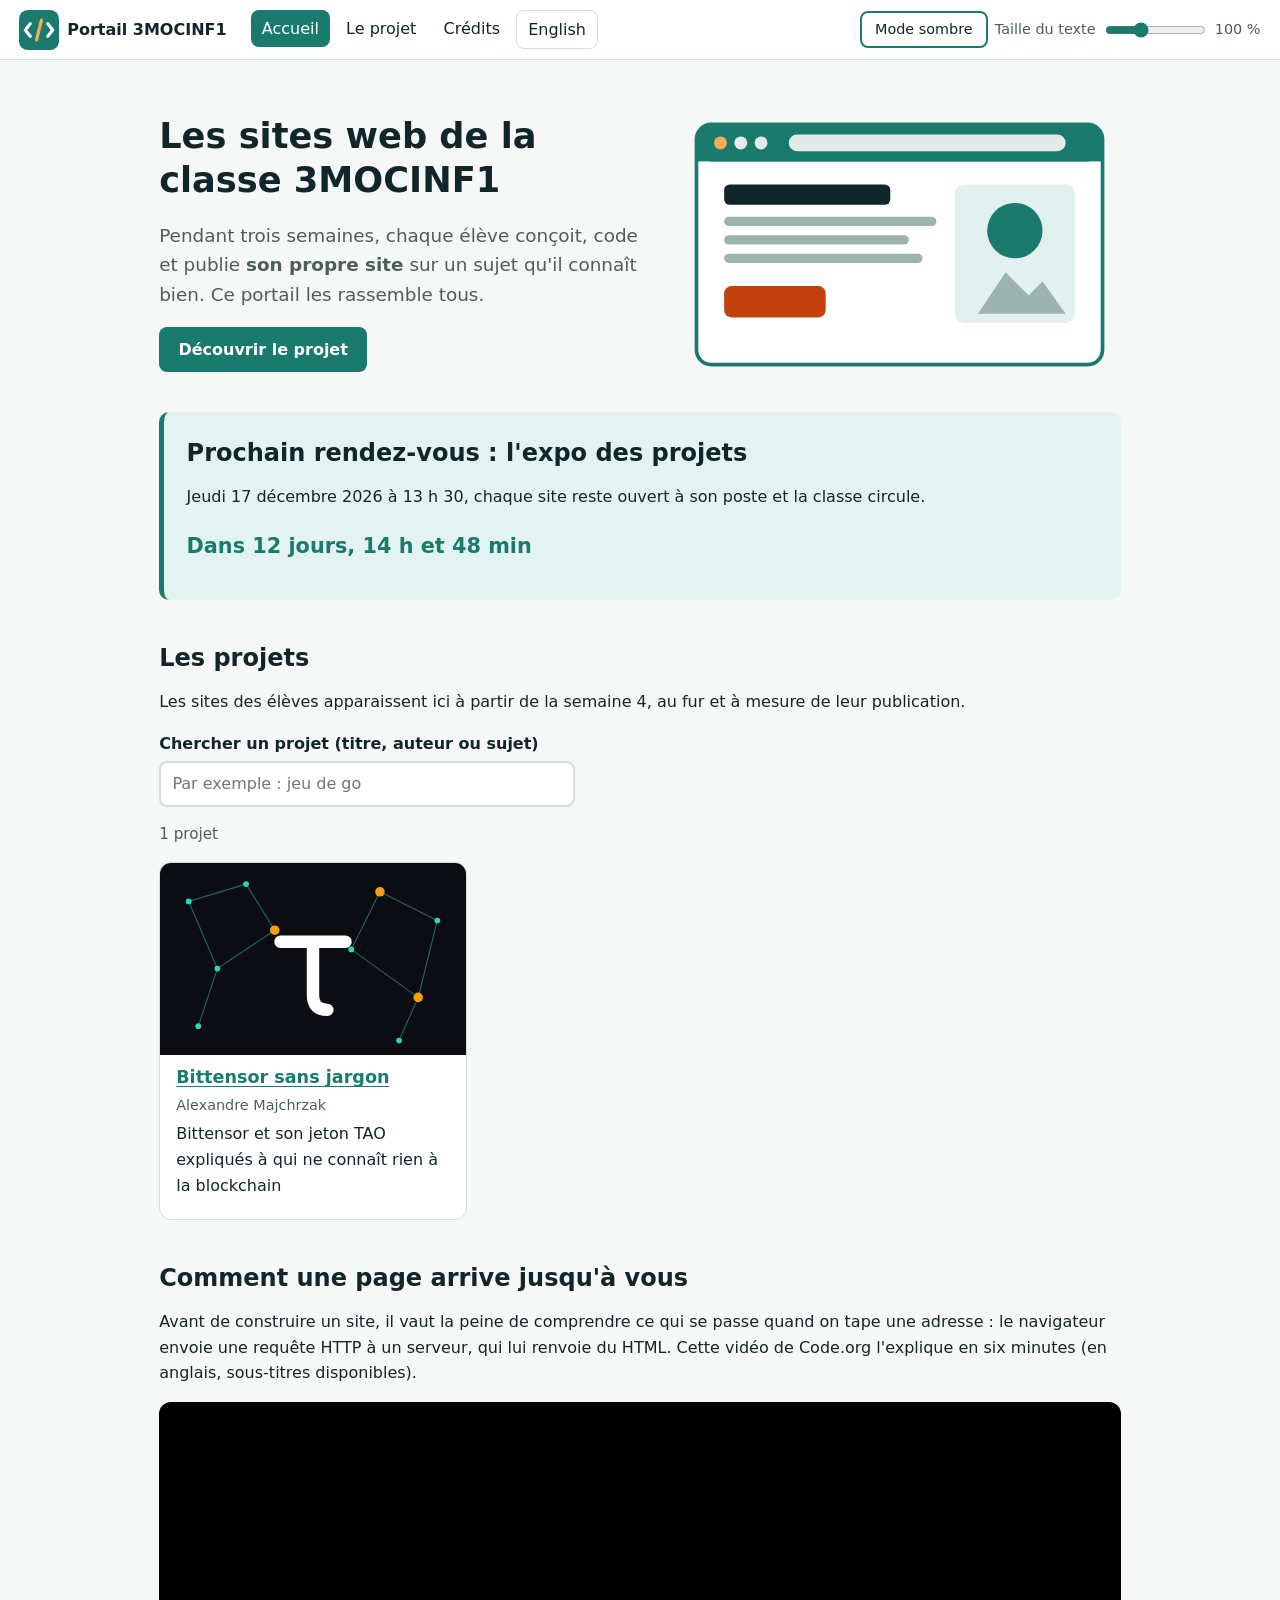
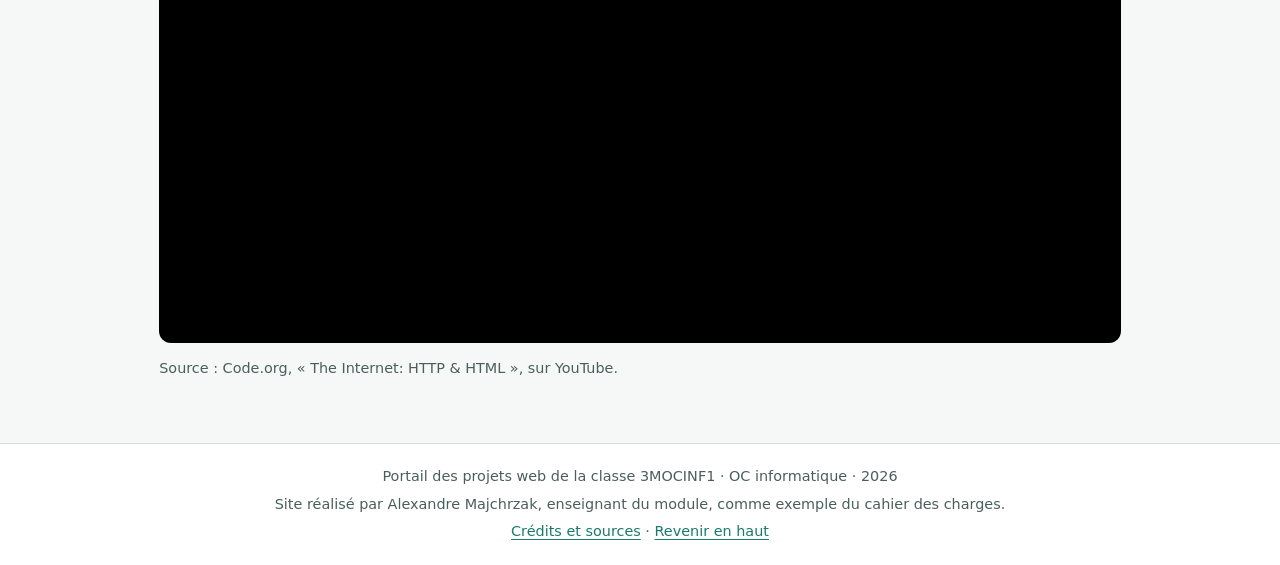
<file: index.html>
<!DOCTYPE html>
<html lang="fr">
<head>
  <meta charset="utf-8">
  <meta name="viewport" content="width=device-width, initial-scale=1">
  <title>Accueil · Portail 3MOCINF1</title>
  <meta name="description" content="Les sites web réalisés par les élèves de la classe 3MOCINF1, publiés sur GitHub Pages.">
  <link rel="icon" href="img/logo.svg" type="image/svg+xml">
  <link rel="stylesheet" href="style.css">
  <script src="script.js" defer></script>
</head>
<body id="haut">
  <a class="saut" href="#contenu">Aller au contenu</a>

  <header class="entete">
    <div class="entete-ligne">
      <a class="marque" href="index.html">
        <img src="img/logo.svg" alt="" width="40" height="40">
        <span>Portail 3MOCINF1</span>
      </a>
      <button class="menu-bouton" aria-expanded="false" aria-controls="menu">Menu</button>
    </div>
    <nav id="menu" class="menu" aria-label="Navigation principale">
      <ul>
        <li><a href="index.html" aria-current="page">Accueil</a></li>
        <li><a href="projet.html">Le projet</a></li>
        <li><a href="credits.html">Crédits</a></li>
        <li><a href="index-en.html" lang="en" hreflang="en" class="lien-langue">English</a></li>
      </ul>
    </nav>
    <div class="reglages" role="group" aria-label="Réglages d'affichage">
      <button id="bouton-theme" class="bouton-theme" aria-pressed="false">Mode sombre</button>
      <label for="curseur-taille">Taille du texte</label>
      <input type="range" id="curseur-taille" min="80" max="140" step="10" value="100">
      <span id="valeur-taille">100 %</span>
    </div>
  </header>

  <main id="contenu">
    <section class="hero">
      <div>
        <h1>Les sites web de la classe 3MOCINF1</h1>
        <p class="chapeau">Pendant trois semaines, chaque élève conçoit, code et publie <strong>son propre site</strong> sur un sujet qu'il connaît bien. Ce portail les rassemble tous.</p>
        <p><a class="bouton-lien" href="projet.html">Découvrir le projet</a></p>
      </div>
      <img src="img/accueil.svg" alt="Dessin d'une fenêtre de navigateur qui affiche une page web : un titre, des lignes de texte, un bouton orange et une image" width="480" height="300">
    </section>

    <section class="encart" aria-labelledby="titre-expo">
      <h2 id="titre-expo">Prochain rendez-vous : l'expo des projets</h2>
      <p>Jeudi 17 décembre 2026 à 13 h 30, chaque site reste ouvert à son poste et la classe circule.</p>
      <p class="compte" id="compte">Rendez-vous le jeudi 17 décembre 2026.</p>
    </section>

    <section aria-labelledby="titre-projets">
      <h2 id="titre-projets">Les projets</h2>
      <p>Les sites des élèves apparaissent ici à partir de la semaine 4, au fur et à mesure de leur publication.</p>
      <div class="recherche">
        <label for="filtre">Chercher un projet (titre, auteur ou sujet)</label>
        <input type="search" id="filtre" placeholder="Par exemple : jeu de go">
      </div>
      <p id="nombre-projets" class="nombre" aria-live="polite"></p>
      <ul id="projets" class="cartes"></ul>
      <noscript><p>Activez JavaScript pour afficher la liste des projets.</p></noscript>
    </section>

    <section aria-labelledby="titre-video">
      <h2 id="titre-video">Comment une page arrive jusqu'à vous</h2>
      <p>Avant de construire un site, il vaut la peine de comprendre ce qui se passe quand on tape une adresse : le navigateur envoie une requête HTTP à un serveur, qui lui renvoie du HTML. Cette vidéo de Code.org l'explique en six minutes (en anglais, sous-titres disponibles).</p>
      <div class="video">
        <iframe src="https://www.youtube-nocookie.com/embed/kBXQZMmiA4s" title="Vidéo de Code.org : The Internet, HTTP and HTML" loading="lazy" allow="encrypted-media; picture-in-picture" allowfullscreen></iframe>
      </div>
      <p class="source">Source : Code.org, « The Internet: HTTP &amp; HTML », sur YouTube.</p>
    </section>
  </main>

  <footer class="pied">
    <p>Portail des projets web de la classe 3MOCINF1 · OC informatique · 2026</p>
    <p>Site réalisé par Alexandre Majchrzak, enseignant du module, comme exemple du cahier des charges.</p>
    <p><a href="credits.html">Crédits et sources</a> · <a href="#haut">Revenir en haut</a></p>
  </footer>
  <aside id="bandeau" class="bandeau" aria-labelledby="bandeau-titre" hidden>
    <p id="bandeau-titre"><strong>Ne ratez aucun projet !</strong> Recevez une alerte à chaque nouveau site publié.</p>
    <div class="bandeau-boutons">
      <button class="bandeau-oui">Oui, je veux réussir mon projet</button>
      <button class="bandeau-non">non merci, je préfère rater le mien</button>
    </div>
  </aside>
</body>
</html>
</file>
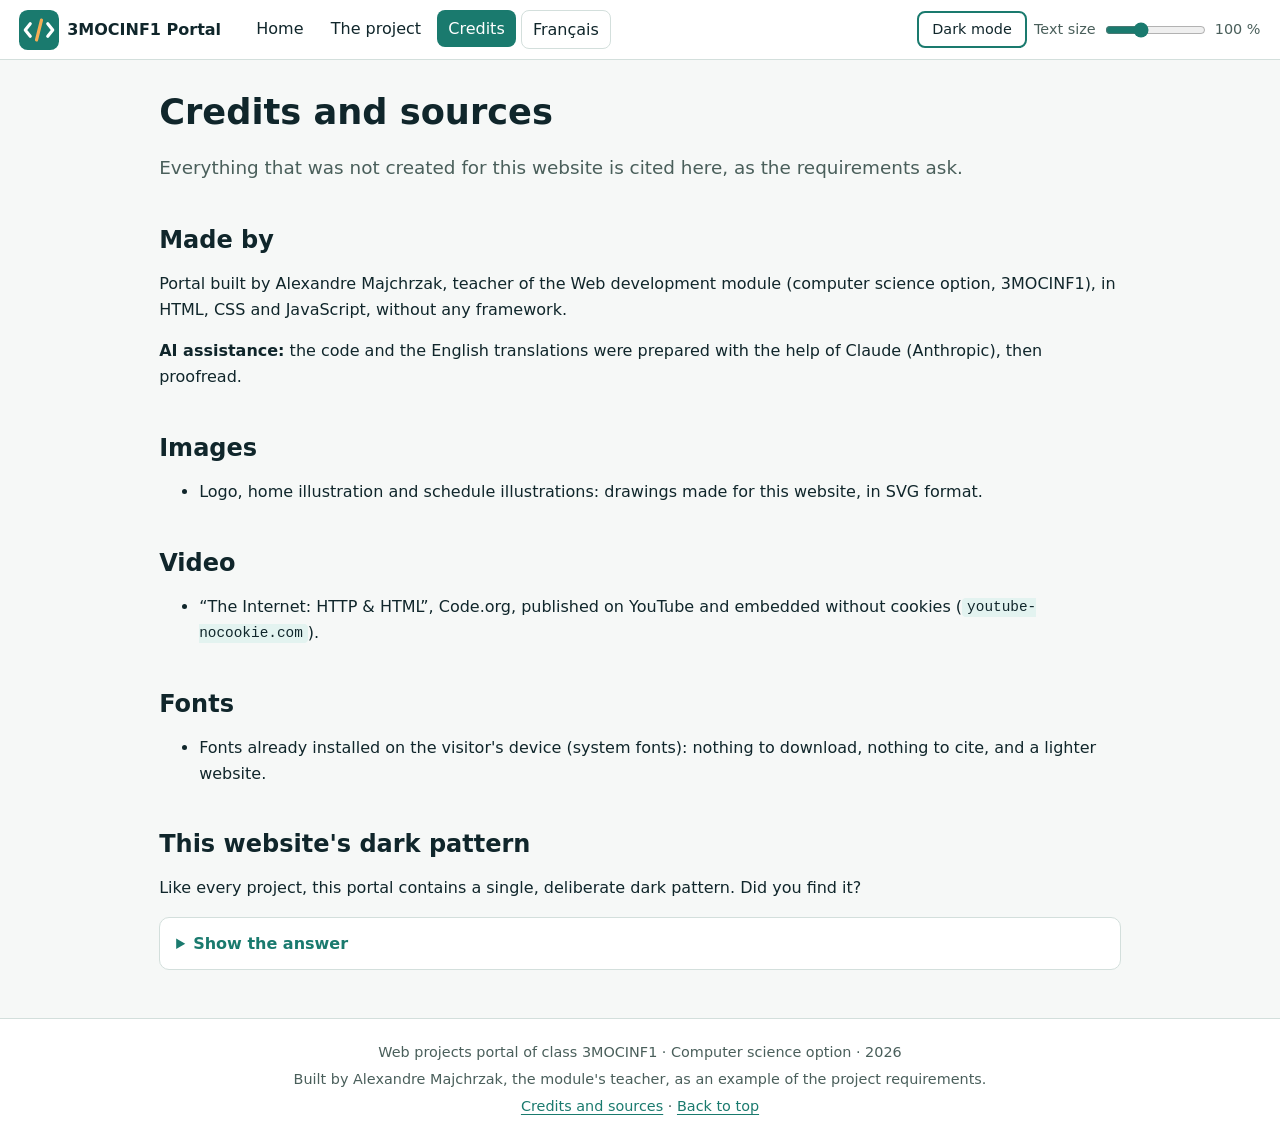
<file: credits-en.html>
<!DOCTYPE html>
<html lang="en">
<head>
  <meta charset="utf-8">
  <meta name="viewport" content="width=device-width, initial-scale=1">
  <title>Credits · 3MOCINF1 Portal</title>
  <meta name="description" content="The sources of the portal's images, video and fonts, and the declaration of AI assistance.">
  <link rel="icon" href="img/logo.svg" type="image/svg+xml">
  <link rel="stylesheet" href="style.css">
  <script src="script.js" defer></script>
</head>
<body id="haut">
  <a class="saut" href="#contenu">Skip to content</a>

  <header class="entete">
    <div class="entete-ligne">
      <a class="marque" href="index-en.html">
        <img src="img/logo.svg" alt="" width="40" height="40">
        <span>3MOCINF1 Portal</span>
      </a>
      <button class="menu-bouton" aria-expanded="false" aria-controls="menu">Menu</button>
    </div>
    <nav id="menu" class="menu" aria-label="Main navigation">
      <ul>
        <li><a href="index-en.html">Home</a></li>
        <li><a href="projet-en.html">The project</a></li>
        <li><a href="credits-en.html" aria-current="page">Credits</a></li>
        <li><a href="credits.html" lang="fr" hreflang="fr" class="lien-langue">Français</a></li>
      </ul>
    </nav>
    <div class="reglages" role="group" aria-label="Display settings">
      <button id="bouton-theme" class="bouton-theme" aria-pressed="false">Dark mode</button>
      <label for="curseur-taille">Text size</label>
      <input type="range" id="curseur-taille" min="80" max="140" step="10" value="100">
      <span id="valeur-taille">100 %</span>
    </div>
  </header>

  <main id="contenu">
    <h1>Credits and sources</h1>
    <p class="chapeau">Everything that was not created for this website is cited here, as the requirements ask.</p>

    <section aria-labelledby="titre-realisation">
      <h2 id="titre-realisation">Made by</h2>
      <p>Portal built by Alexandre Majchrzak, teacher of the Web development module (computer science option, 3MOCINF1), in HTML, CSS and JavaScript, without any framework.</p>
      <p><strong>AI assistance:</strong> the code and the English translations were prepared with the help of Claude (Anthropic), then proofread.</p>
    </section>

    <section aria-labelledby="titre-images">
      <h2 id="titre-images">Images</h2>
      <ul>
        <li>Logo, home illustration and schedule illustrations: drawings made for this website, in SVG format.</li>
      </ul>
    </section>

    <section aria-labelledby="titre-video-credits">
      <h2 id="titre-video-credits">Video</h2>
      <ul>
        <li>“The Internet: HTTP &amp; HTML”, Code.org, published on YouTube and embedded without cookies (<code>youtube-nocookie.com</code>).</li>
      </ul>
    </section>

    <section aria-labelledby="titre-polices">
      <h2 id="titre-polices">Fonts</h2>
      <ul>
        <li>Fonts already installed on the visitor's device (system fonts): nothing to download, nothing to cite, and a lighter website.</li>
      </ul>
    </section>

    <section aria-labelledby="titre-dark">
      <h2 id="titre-dark">This website's dark pattern</h2>
      <p>Like every project, this portal contains a single, deliberate dark pattern. Did you find it?</p>
      <details>
        <summary>Show the answer</summary>
        <p>The “Never miss a project!” banner on the home page uses <strong>confirmshaming</strong>: the button to decline makes the visitor feel guilty (“no thanks, I'd rather fail mine”) and it is deliberately less visible than the button to accept. On top of that, this portal sends no alerts at all: the banner is useless.</p>
      </details>
    </section>
  </main>

  <footer class="pied">
    <p>Web projects portal of class 3MOCINF1 · Computer science option · 2026</p>
    <p>Built by Alexandre Majchrzak, the module's teacher, as an example of the project requirements.</p>
    <p><a href="credits-en.html">Credits and sources</a> · <a href="#haut">Back to top</a></p>
  </footer>

</body>
</html>
</file>
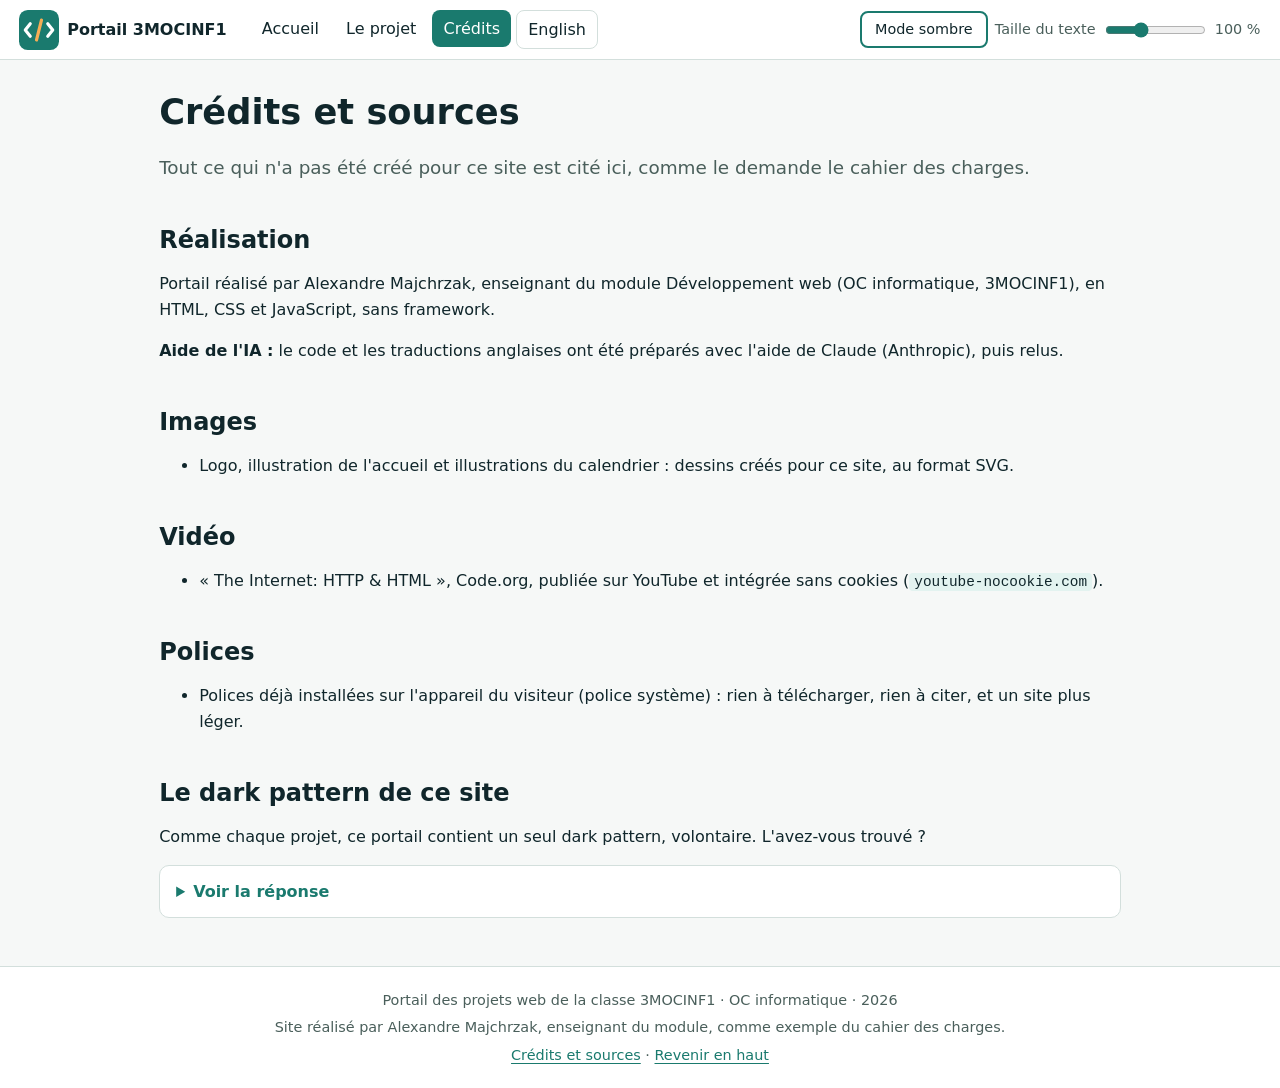
<file: credits.html>
<!DOCTYPE html>
<html lang="fr">
<head>
  <meta charset="utf-8">
  <meta name="viewport" content="width=device-width, initial-scale=1">
  <title>Crédits · Portail 3MOCINF1</title>
  <meta name="description" content="Les sources des images, de la vidéo et des polices du portail, et la déclaration de l'aide de l'IA.">
  <link rel="icon" href="img/logo.svg" type="image/svg+xml">
  <link rel="stylesheet" href="style.css">
  <script src="script.js" defer></script>
</head>
<body id="haut">
  <a class="saut" href="#contenu">Aller au contenu</a>

  <header class="entete">
    <div class="entete-ligne">
      <a class="marque" href="index.html">
        <img src="img/logo.svg" alt="" width="40" height="40">
        <span>Portail 3MOCINF1</span>
      </a>
      <button class="menu-bouton" aria-expanded="false" aria-controls="menu">Menu</button>
    </div>
    <nav id="menu" class="menu" aria-label="Navigation principale">
      <ul>
        <li><a href="index.html">Accueil</a></li>
        <li><a href="projet.html">Le projet</a></li>
        <li><a href="credits.html" aria-current="page">Crédits</a></li>
        <li><a href="credits-en.html" lang="en" hreflang="en" class="lien-langue">English</a></li>
      </ul>
    </nav>
    <div class="reglages" role="group" aria-label="Réglages d'affichage">
      <button id="bouton-theme" class="bouton-theme" aria-pressed="false">Mode sombre</button>
      <label for="curseur-taille">Taille du texte</label>
      <input type="range" id="curseur-taille" min="80" max="140" step="10" value="100">
      <span id="valeur-taille">100 %</span>
    </div>
  </header>

  <main id="contenu">
    <h1>Crédits et sources</h1>
    <p class="chapeau">Tout ce qui n'a pas été créé pour ce site est cité ici, comme le demande le cahier des charges.</p>

    <section aria-labelledby="titre-realisation">
      <h2 id="titre-realisation">Réalisation</h2>
      <p>Portail réalisé par Alexandre Majchrzak, enseignant du module Développement web (OC informatique, 3MOCINF1), en HTML, CSS et JavaScript, sans framework.</p>
      <p><strong>Aide de l'IA :</strong> le code et les traductions anglaises ont été préparés avec l'aide de Claude (Anthropic), puis relus.</p>
    </section>

    <section aria-labelledby="titre-images">
      <h2 id="titre-images">Images</h2>
      <ul>
        <li>Logo, illustration de l'accueil et illustrations du calendrier : dessins créés pour ce site, au format SVG.</li>
      </ul>
    </section>

    <section aria-labelledby="titre-video-credits">
      <h2 id="titre-video-credits">Vidéo</h2>
      <ul>
        <li>« The Internet: HTTP &amp; HTML », Code.org, publiée sur YouTube et intégrée sans cookies (<code>youtube-nocookie.com</code>).</li>
      </ul>
    </section>

    <section aria-labelledby="titre-polices">
      <h2 id="titre-polices">Polices</h2>
      <ul>
        <li>Polices déjà installées sur l'appareil du visiteur (police système) : rien à télécharger, rien à citer, et un site plus léger.</li>
      </ul>
    </section>

    <section aria-labelledby="titre-dark">
      <h2 id="titre-dark">Le dark pattern de ce site</h2>
      <p>Comme chaque projet, ce portail contient un seul dark pattern, volontaire. L'avez-vous trouvé ?</p>
      <details>
        <summary>Voir la réponse</summary>
        <p>Le bandeau « Ne ratez aucun projet ! » de la page d'accueil utilise le <strong>confirmshaming</strong> : le bouton pour refuser culpabilise le visiteur (« non merci, je préfère rater le mien ») et il est volontairement moins visible que le bouton pour accepter. En plus, ce portail n'envoie aucune alerte : le bandeau ne sert à rien.</p>
      </details>
    </section>
  </main>

  <footer class="pied">
    <p>Portail des projets web de la classe 3MOCINF1 · OC informatique · 2026</p>
    <p>Site réalisé par Alexandre Majchrzak, enseignant du module, comme exemple du cahier des charges.</p>
    <p><a href="credits.html">Crédits et sources</a> · <a href="#haut">Revenir en haut</a></p>
  </footer>

</body>
</html>
</file>
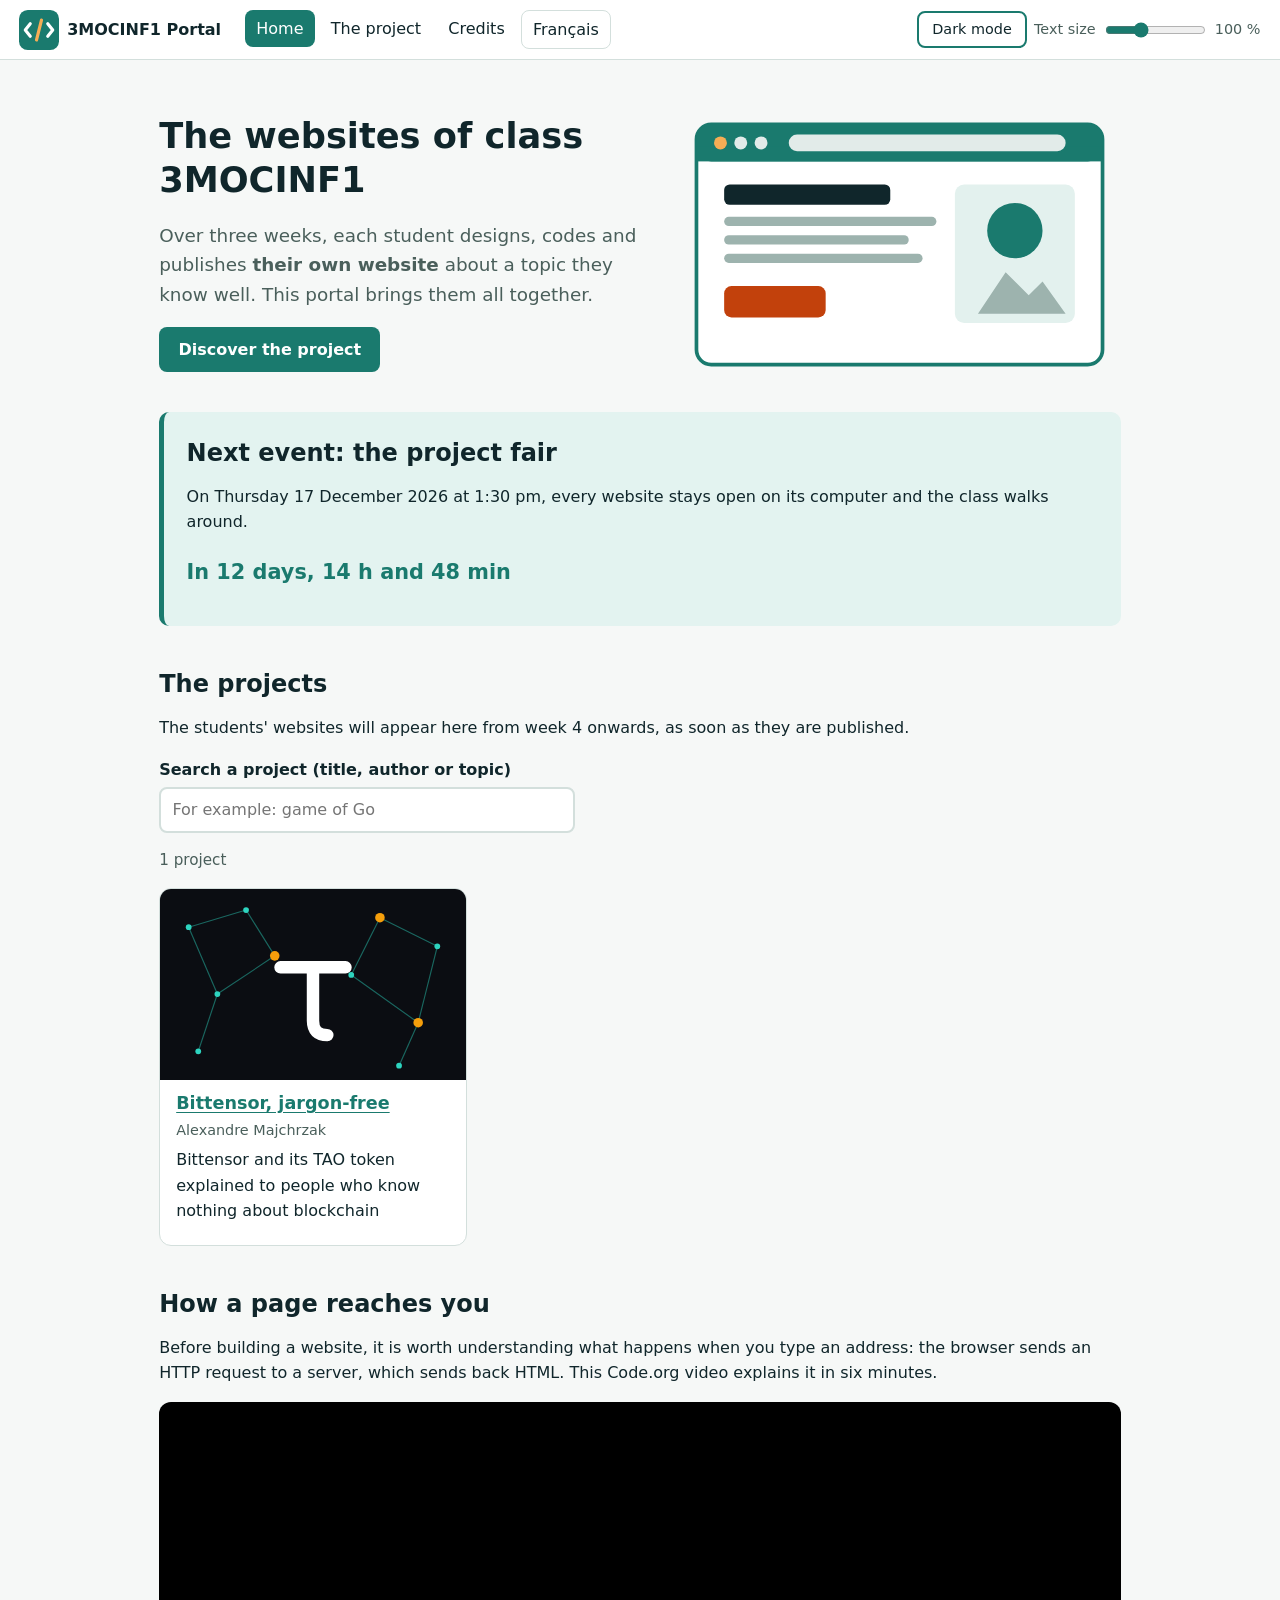
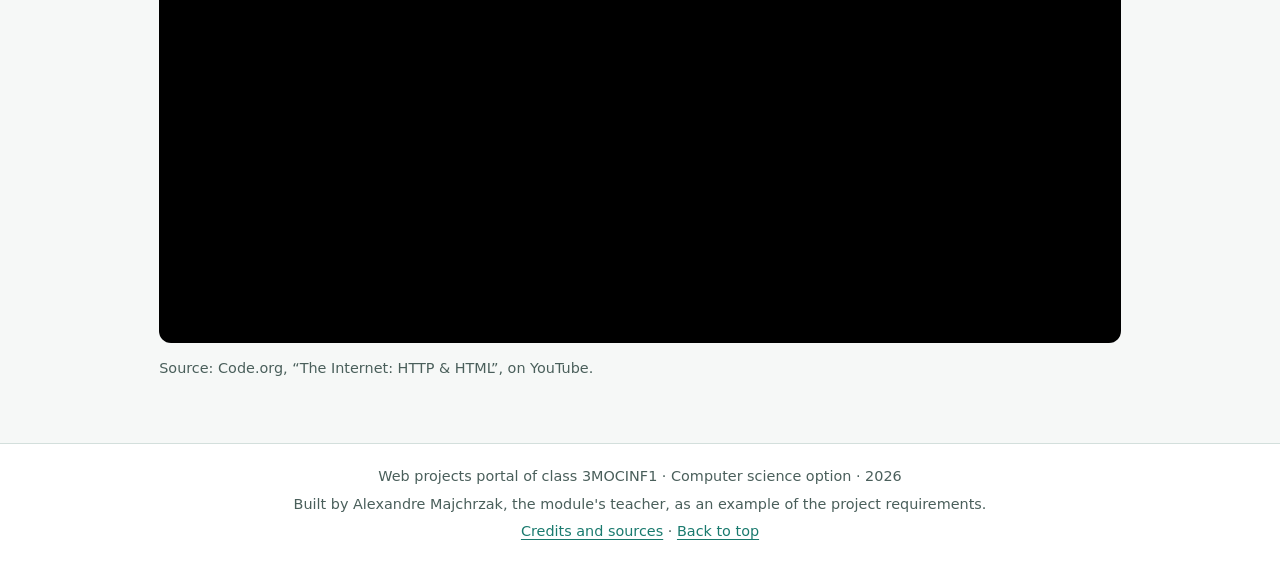
<file: index-en.html>
<!DOCTYPE html>
<html lang="en">
<head>
  <meta charset="utf-8">
  <meta name="viewport" content="width=device-width, initial-scale=1">
  <title>Home · 3MOCINF1 Portal</title>
  <meta name="description" content="The websites built by the students of class 3MOCINF1, published on GitHub Pages.">
  <link rel="icon" href="img/logo.svg" type="image/svg+xml">
  <link rel="stylesheet" href="style.css">
  <script src="script.js" defer></script>
</head>
<body id="haut">
  <a class="saut" href="#contenu">Skip to content</a>

  <header class="entete">
    <div class="entete-ligne">
      <a class="marque" href="index-en.html">
        <img src="img/logo.svg" alt="" width="40" height="40">
        <span>3MOCINF1 Portal</span>
      </a>
      <button class="menu-bouton" aria-expanded="false" aria-controls="menu">Menu</button>
    </div>
    <nav id="menu" class="menu" aria-label="Main navigation">
      <ul>
        <li><a href="index-en.html" aria-current="page">Home</a></li>
        <li><a href="projet-en.html">The project</a></li>
        <li><a href="credits-en.html">Credits</a></li>
        <li><a href="index.html" lang="fr" hreflang="fr" class="lien-langue">Français</a></li>
      </ul>
    </nav>
    <div class="reglages" role="group" aria-label="Display settings">
      <button id="bouton-theme" class="bouton-theme" aria-pressed="false">Dark mode</button>
      <label for="curseur-taille">Text size</label>
      <input type="range" id="curseur-taille" min="80" max="140" step="10" value="100">
      <span id="valeur-taille">100 %</span>
    </div>
  </header>

  <main id="contenu">
    <section class="hero">
      <div>
        <h1>The websites of class 3MOCINF1</h1>
        <p class="chapeau">Over three weeks, each student designs, codes and publishes <strong>their own website</strong> about a topic they know well. This portal brings them all together.</p>
        <p><a class="bouton-lien" href="projet-en.html">Discover the project</a></p>
      </div>
      <img src="img/accueil.svg" alt="Drawing of a browser window showing a web page: a title, lines of text, an orange button and a picture" width="480" height="300">
    </section>

    <section class="encart" aria-labelledby="titre-expo">
      <h2 id="titre-expo">Next event: the project fair</h2>
      <p>On Thursday 17 December 2026 at 1:30 pm, every website stays open on its computer and the class walks around.</p>
      <p class="compte" id="compte">See you on Thursday 17 December 2026.</p>
    </section>

    <section aria-labelledby="titre-projets">
      <h2 id="titre-projets">The projects</h2>
      <p>The students' websites will appear here from week 4 onwards, as soon as they are published.</p>
      <div class="recherche">
        <label for="filtre">Search a project (title, author or topic)</label>
        <input type="search" id="filtre" placeholder="For example: game of Go">
      </div>
      <p id="nombre-projets" class="nombre" aria-live="polite"></p>
      <ul id="projets" class="cartes"></ul>
      <noscript><p>Turn on JavaScript to see the list of projects.</p></noscript>
    </section>

    <section aria-labelledby="titre-video">
      <h2 id="titre-video">How a page reaches you</h2>
      <p>Before building a website, it is worth understanding what happens when you type an address: the browser sends an HTTP request to a server, which sends back HTML. This Code.org video explains it in six minutes.</p>
      <div class="video">
        <iframe src="https://www.youtube-nocookie.com/embed/kBXQZMmiA4s" title="Code.org video: The Internet, HTTP and HTML" loading="lazy" allow="encrypted-media; picture-in-picture" allowfullscreen></iframe>
      </div>
      <p class="source">Source: Code.org, “The Internet: HTTP &amp; HTML”, on YouTube.</p>
    </section>
  </main>

  <footer class="pied">
    <p>Web projects portal of class 3MOCINF1 · Computer science option · 2026</p>
    <p>Built by Alexandre Majchrzak, the module's teacher, as an example of the project requirements.</p>
    <p><a href="credits-en.html">Credits and sources</a> · <a href="#haut">Back to top</a></p>
  </footer>
  <aside id="bandeau" class="bandeau" aria-labelledby="bandeau-titre" hidden>
    <p id="bandeau-titre"><strong>Never miss a project!</strong> Get an alert every time a new website is published.</p>
    <div class="bandeau-boutons">
      <button class="bandeau-oui">Yes, I want my project to succeed</button>
      <button class="bandeau-non">no thanks, I'd rather fail mine</button>
    </div>
  </aside>
</body>
</html>
</file>
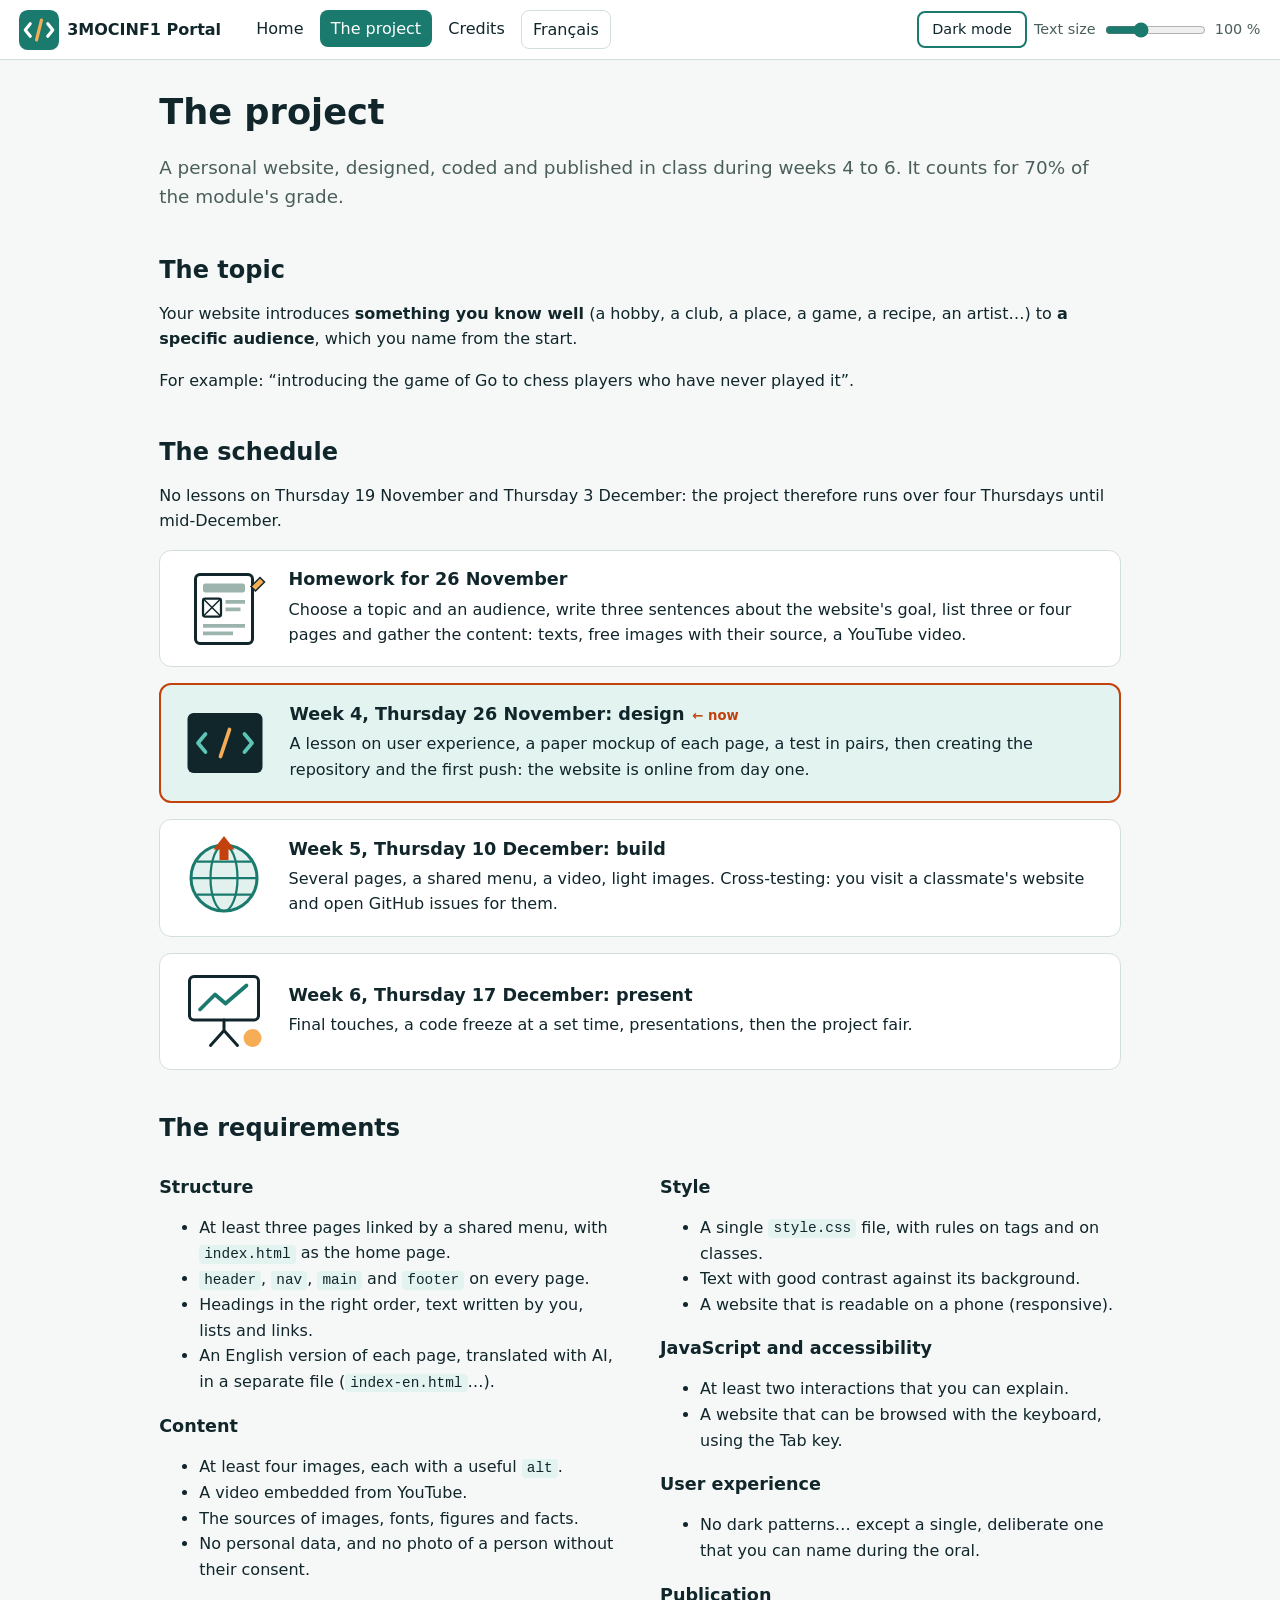
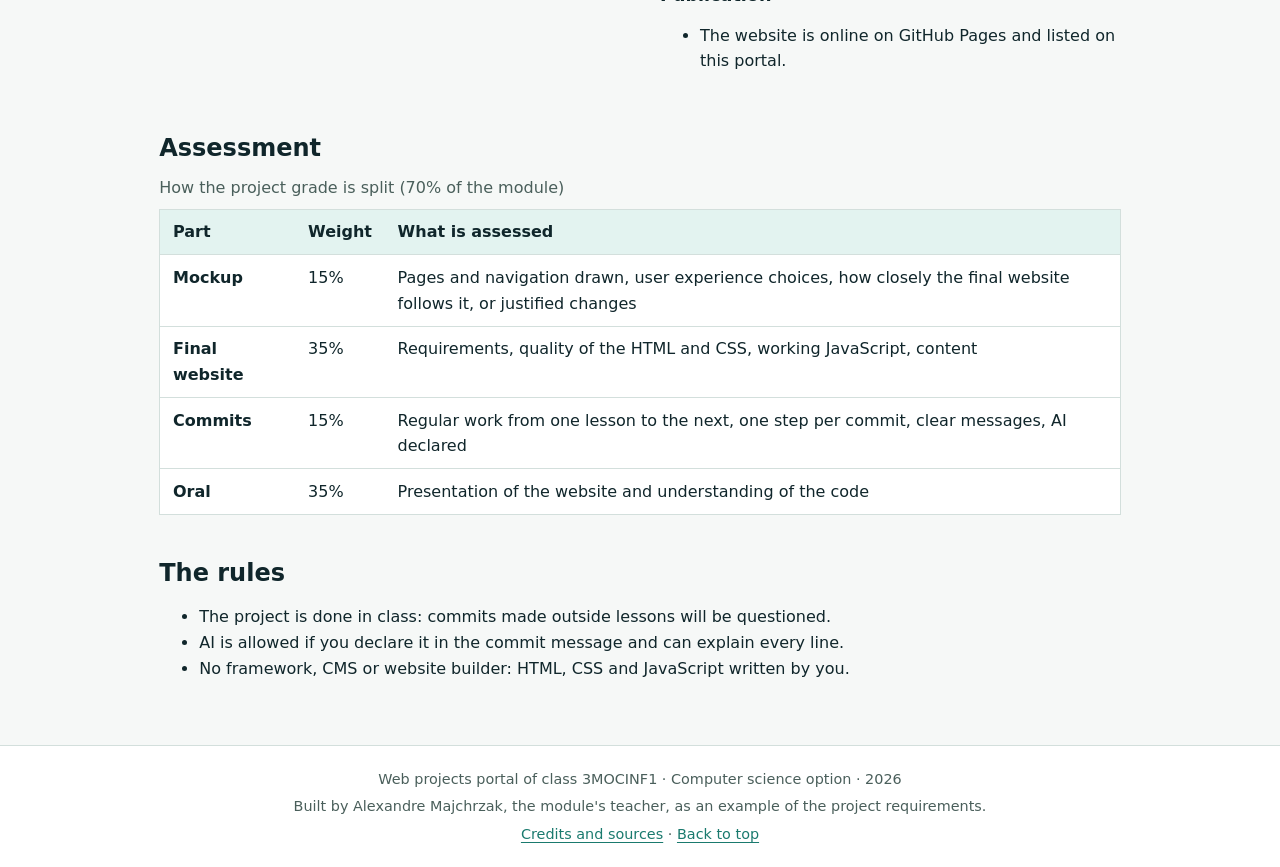
<file: projet-en.html>
<!DOCTYPE html>
<html lang="en">
<head>
  <meta charset="utf-8">
  <meta name="viewport" content="width=device-width, initial-scale=1">
  <title>The project · 3MOCINF1 Portal</title>
  <meta name="description" content="The topic, schedule, requirements and assessment of the web project of class 3MOCINF1.">
  <link rel="icon" href="img/logo.svg" type="image/svg+xml">
  <link rel="stylesheet" href="style.css">
  <script src="script.js" defer></script>
</head>
<body id="haut">
  <a class="saut" href="#contenu">Skip to content</a>

  <header class="entete">
    <div class="entete-ligne">
      <a class="marque" href="index-en.html">
        <img src="img/logo.svg" alt="" width="40" height="40">
        <span>3MOCINF1 Portal</span>
      </a>
      <button class="menu-bouton" aria-expanded="false" aria-controls="menu">Menu</button>
    </div>
    <nav id="menu" class="menu" aria-label="Main navigation">
      <ul>
        <li><a href="index-en.html">Home</a></li>
        <li><a href="projet-en.html" aria-current="page">The project</a></li>
        <li><a href="credits-en.html">Credits</a></li>
        <li><a href="projet.html" lang="fr" hreflang="fr" class="lien-langue">Français</a></li>
      </ul>
    </nav>
    <div class="reglages" role="group" aria-label="Display settings">
      <button id="bouton-theme" class="bouton-theme" aria-pressed="false">Dark mode</button>
      <label for="curseur-taille">Text size</label>
      <input type="range" id="curseur-taille" min="80" max="140" step="10" value="100">
      <span id="valeur-taille">100 %</span>
    </div>
  </header>

  <main id="contenu">
    <h1>The project</h1>
    <p class="chapeau">A personal website, designed, coded and published in class during weeks 4 to 6. It counts for 70% of the module's grade.</p>

    <section aria-labelledby="titre-sujet">
      <h2 id="titre-sujet">The topic</h2>
      <p>Your website introduces <strong>something you know well</strong> (a hobby, a club, a place, a game, a recipe, an artist…) to <strong>a specific audience</strong>, which you name from the start.</p>
      <p>For example: “introducing the game of Go to chess players who have never played it”.</p>
    </section>

    <section aria-labelledby="titre-calendrier">
      <h2 id="titre-calendrier">The schedule</h2>
      <p>No lessons on Thursday 19 November and Thursday 3 December: the project therefore runs over four Thursdays until mid-December.</p>
      <ol class="etapes">
        <li data-debut="2026-11-12" data-fin="2026-11-25">
          <img src="img/etape-maquette.svg" alt="Drawing of a sheet of paper with a page mockup and a pencil" width="120" height="120">
          <div>
            <h3>Homework for 26 November</h3>
            <p>Choose a topic and an audience, write three sentences about the website's goal, list three or four pages and gather the content: texts, free images with their source, a YouTube video.</p>
          </div>
        </li>
        <li data-debut="2026-11-26" data-fin="2026-12-09">
          <img src="img/etape-code.svg" alt="Drawing of a dark screen with HTML code symbols" width="120" height="120">
          <div>
            <h3>Week 4, Thursday 26 November: design</h3>
            <p>A lesson on user experience, a paper mockup of each page, a test in pairs, then creating the repository and the first push: the website is online from day one.</p>
          </div>
        </li>
        <li data-debut="2026-12-10" data-fin="2026-12-16">
          <img src="img/etape-publication.svg" alt="Drawing of a globe with an upward arrow, for online publication" width="120" height="120">
          <div>
            <h3>Week 5, Thursday 10 December: build</h3>
            <p>Several pages, a shared menu, a video, light images. Cross-testing: you visit a classmate's website and open GitHub issues for them.</p>
          </div>
        </li>
        <li data-debut="2026-12-17" data-fin="2026-12-17">
          <img src="img/etape-oral.svg" alt="Drawing of a presentation screen with a rising chart" width="120" height="120">
          <div>
            <h3>Week 6, Thursday 17 December: present</h3>
            <p>Final touches, a code freeze at a set time, presentations, then the project fair.</p>
          </div>
        </li>
      </ol>
    </section>

    <section aria-labelledby="titre-cahier">
      <h2 id="titre-cahier">The requirements</h2>
      <div class="colonnes">
        <div>
          <h3>Structure</h3>
          <ul>
            <li>At least three pages linked by a shared menu, with <code>index.html</code> as the home page.</li>
            <li><code>header</code>, <code>nav</code>, <code>main</code> and <code>footer</code> on every page.</li>
            <li>Headings in the right order, text written by you, lists and links.</li>
            <li>An English version of each page, translated with AI, in a separate file (<code>index-en.html</code>…).</li>
          </ul>
          <h3>Content</h3>
          <ul>
            <li>At least four images, each with a useful <code>alt</code>.</li>
            <li>A video embedded from YouTube.</li>
            <li>The sources of images, fonts, figures and facts.</li>
            <li>No personal data, and no photo of a person without their consent.</li>
          </ul>
        </div>
        <div>
          <h3>Style</h3>
          <ul>
            <li>A single <code>style.css</code> file, with rules on tags and on classes.</li>
            <li>Text with good contrast against its background.</li>
            <li>A website that is readable on a phone (responsive).</li>
          </ul>
          <h3>JavaScript and accessibility</h3>
          <ul>
            <li>At least two interactions that you can explain.</li>
            <li>A website that can be browsed with the keyboard, using the Tab key.</li>
          </ul>
          <h3>User experience</h3>
          <ul>
            <li>No dark patterns… except a single, deliberate one that you can name during the oral.</li>
          </ul>
          <h3>Publication</h3>
          <ul>
            <li>The website is online on GitHub Pages and listed on this portal.</li>
          </ul>
        </div>
      </div>
    </section>

    <section aria-labelledby="titre-grille">
      <h2 id="titre-grille">Assessment</h2>
      <table>
        <caption>How the project grade is split (70% of the module)</caption>
        <thead>
          <tr><th scope="col">Part</th><th scope="col">Weight</th><th scope="col">What is assessed</th></tr>
        </thead>
        <tbody>
          <tr><th scope="row">Mockup</th><td>15%</td><td>Pages and navigation drawn, user experience choices, how closely the final website follows it, or justified changes</td></tr>
          <tr><th scope="row">Final website</th><td>35%</td><td>Requirements, quality of the HTML and CSS, working JavaScript, content</td></tr>
          <tr><th scope="row">Commits</th><td>15%</td><td>Regular work from one lesson to the next, one step per commit, clear messages, AI declared</td></tr>
          <tr><th scope="row">Oral</th><td>35%</td><td>Presentation of the website and understanding of the code</td></tr>
        </tbody>
      </table>
    </section>

    <section aria-labelledby="titre-regles">
      <h2 id="titre-regles">The rules</h2>
      <ul>
        <li>The project is done in class: commits made outside lessons will be questioned.</li>
        <li>AI is allowed if you declare it in the commit message and can explain every line.</li>
        <li>No framework, CMS or website builder: HTML, CSS and JavaScript written by you.</li>
      </ul>
    </section>
  </main>

  <footer class="pied">
    <p>Web projects portal of class 3MOCINF1 · Computer science option · 2026</p>
    <p>Built by Alexandre Majchrzak, the module's teacher, as an example of the project requirements.</p>
    <p><a href="credits-en.html">Credits and sources</a> · <a href="#haut">Back to top</a></p>
  </footer>

</body>
</html>
</file>
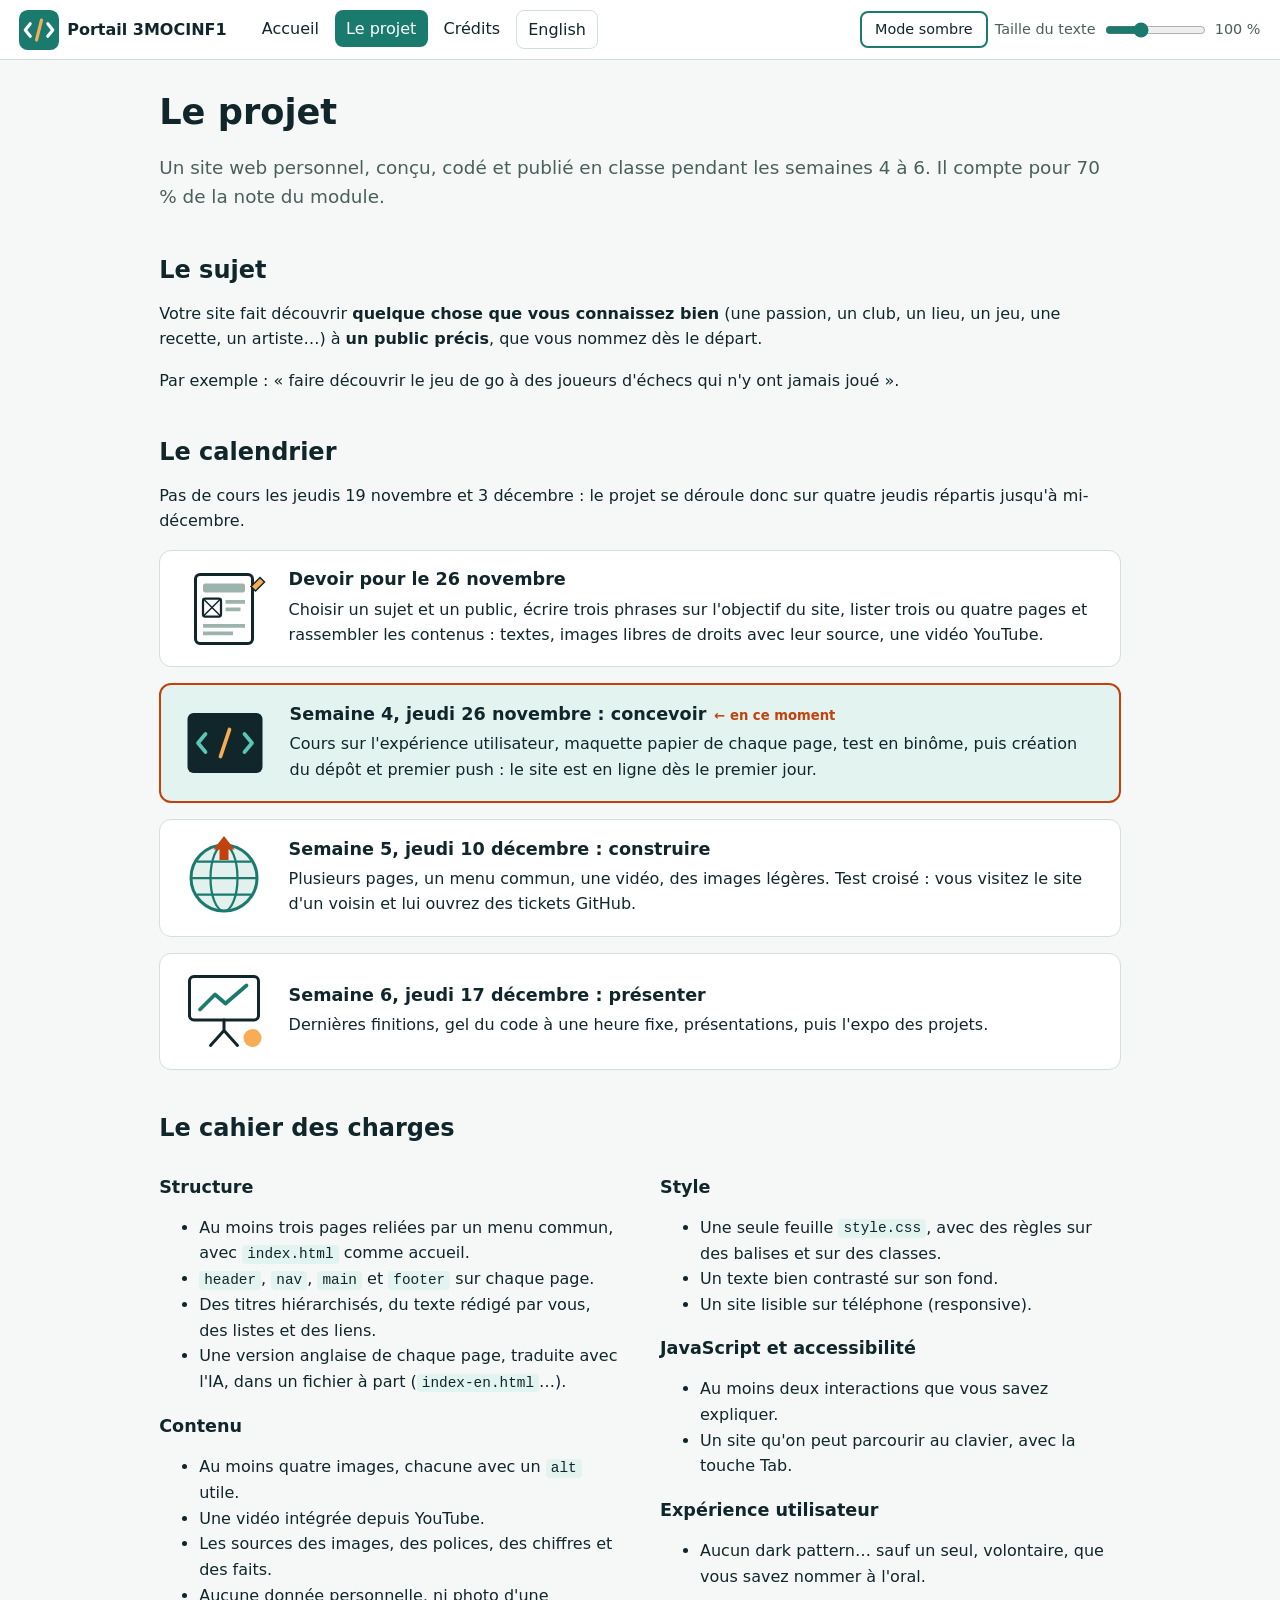
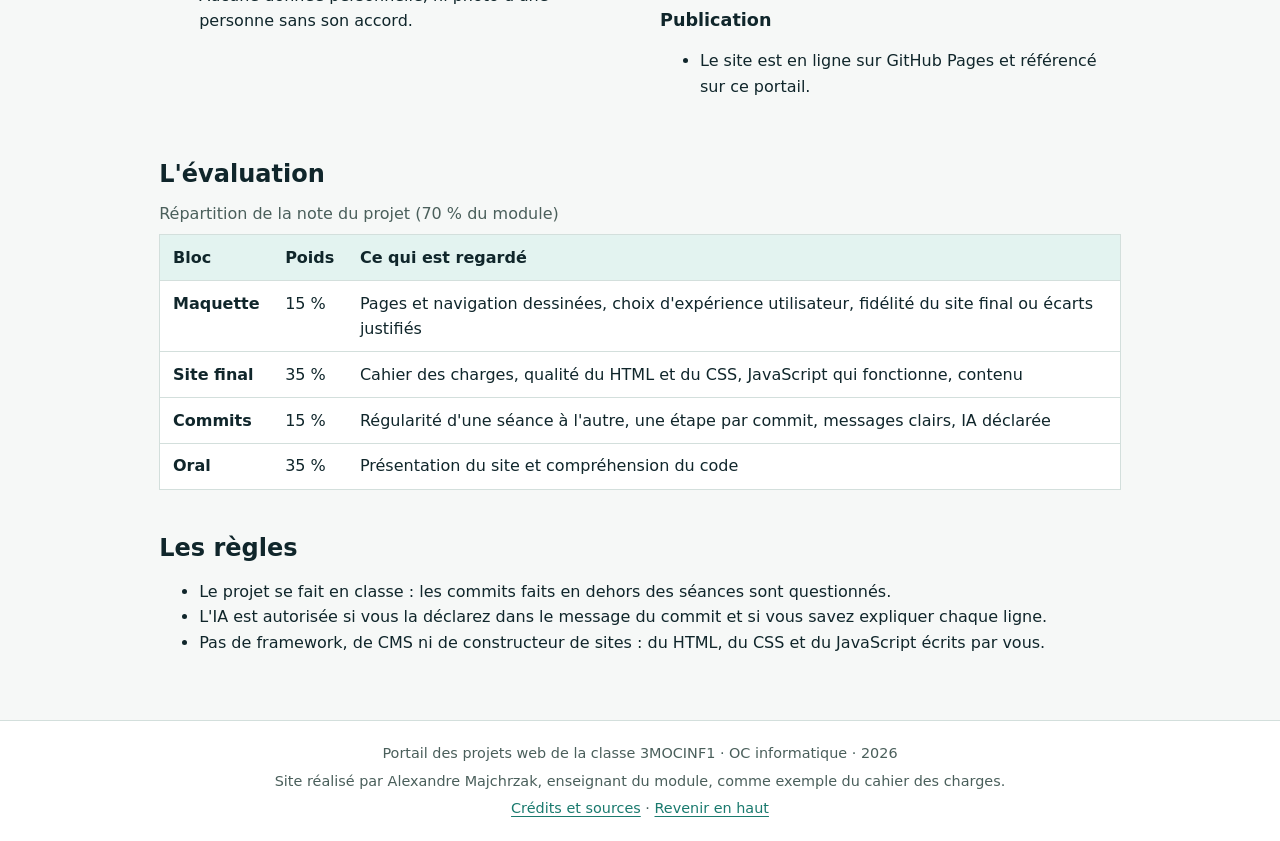
<file: projet.html>
<!DOCTYPE html>
<html lang="fr">
<head>
  <meta charset="utf-8">
  <meta name="viewport" content="width=device-width, initial-scale=1">
  <title>Le projet · Portail 3MOCINF1</title>
  <meta name="description" content="Le sujet, le calendrier, le cahier des charges et l'évaluation du projet web de la classe 3MOCINF1.">
  <link rel="icon" href="img/logo.svg" type="image/svg+xml">
  <link rel="stylesheet" href="style.css">
  <script src="script.js" defer></script>
</head>
<body id="haut">
  <a class="saut" href="#contenu">Aller au contenu</a>

  <header class="entete">
    <div class="entete-ligne">
      <a class="marque" href="index.html">
        <img src="img/logo.svg" alt="" width="40" height="40">
        <span>Portail 3MOCINF1</span>
      </a>
      <button class="menu-bouton" aria-expanded="false" aria-controls="menu">Menu</button>
    </div>
    <nav id="menu" class="menu" aria-label="Navigation principale">
      <ul>
        <li><a href="index.html">Accueil</a></li>
        <li><a href="projet.html" aria-current="page">Le projet</a></li>
        <li><a href="credits.html">Crédits</a></li>
        <li><a href="projet-en.html" lang="en" hreflang="en" class="lien-langue">English</a></li>
      </ul>
    </nav>
    <div class="reglages" role="group" aria-label="Réglages d'affichage">
      <button id="bouton-theme" class="bouton-theme" aria-pressed="false">Mode sombre</button>
      <label for="curseur-taille">Taille du texte</label>
      <input type="range" id="curseur-taille" min="80" max="140" step="10" value="100">
      <span id="valeur-taille">100 %</span>
    </div>
  </header>

  <main id="contenu">
    <h1>Le projet</h1>
    <p class="chapeau">Un site web personnel, conçu, codé et publié en classe pendant les semaines 4 à 6. Il compte pour 70 % de la note du module.</p>

    <section aria-labelledby="titre-sujet">
      <h2 id="titre-sujet">Le sujet</h2>
      <p>Votre site fait découvrir <strong>quelque chose que vous connaissez bien</strong> (une passion, un club, un lieu, un jeu, une recette, un artiste…) à <strong>un public précis</strong>, que vous nommez dès le départ.</p>
      <p>Par exemple : « faire découvrir le jeu de go à des joueurs d'échecs qui n'y ont jamais joué ».</p>
    </section>

    <section aria-labelledby="titre-calendrier">
      <h2 id="titre-calendrier">Le calendrier</h2>
      <p>Pas de cours les jeudis 19 novembre et 3 décembre : le projet se déroule donc sur quatre jeudis répartis jusqu'à mi-décembre.</p>
      <ol class="etapes">
        <li data-debut="2026-11-12" data-fin="2026-11-25">
          <img src="img/etape-maquette.svg" alt="Dessin d'une feuille de papier avec la maquette d'une page et un crayon" width="120" height="120">
          <div>
            <h3>Devoir pour le 26 novembre</h3>
            <p>Choisir un sujet et un public, écrire trois phrases sur l'objectif du site, lister trois ou quatre pages et rassembler les contenus : textes, images libres de droits avec leur source, une vidéo YouTube.</p>
          </div>
        </li>
        <li data-debut="2026-11-26" data-fin="2026-12-09">
          <img src="img/etape-code.svg" alt="Dessin d'un écran sombre avec les symboles du code HTML" width="120" height="120">
          <div>
            <h3>Semaine 4, jeudi 26 novembre : concevoir</h3>
            <p>Cours sur l'expérience utilisateur, maquette papier de chaque page, test en binôme, puis création du dépôt et premier push : le site est en ligne dès le premier jour.</p>
          </div>
        </li>
        <li data-debut="2026-12-10" data-fin="2026-12-16">
          <img src="img/etape-publication.svg" alt="Dessin d'un globe terrestre surmonté d'une flèche qui monte, pour la publication en ligne" width="120" height="120">
          <div>
            <h3>Semaine 5, jeudi 10 décembre : construire</h3>
            <p>Plusieurs pages, un menu commun, une vidéo, des images légères. Test croisé : vous visitez le site d'un voisin et lui ouvrez des tickets GitHub.</p>
          </div>
        </li>
        <li data-debut="2026-12-17" data-fin="2026-12-17">
          <img src="img/etape-oral.svg" alt="Dessin d'un écran de présentation avec un graphique qui monte" width="120" height="120">
          <div>
            <h3>Semaine 6, jeudi 17 décembre : présenter</h3>
            <p>Dernières finitions, gel du code à une heure fixe, présentations, puis l'expo des projets.</p>
          </div>
        </li>
      </ol>
    </section>

    <section aria-labelledby="titre-cahier">
      <h2 id="titre-cahier">Le cahier des charges</h2>
      <div class="colonnes">
        <div>
          <h3>Structure</h3>
          <ul>
            <li>Au moins trois pages reliées par un menu commun, avec <code>index.html</code> comme accueil.</li>
            <li><code>header</code>, <code>nav</code>, <code>main</code> et <code>footer</code> sur chaque page.</li>
            <li>Des titres hiérarchisés, du texte rédigé par vous, des listes et des liens.</li>
            <li>Une version anglaise de chaque page, traduite avec l'IA, dans un fichier à part (<code>index-en.html</code>…).</li>
          </ul>
          <h3>Contenu</h3>
          <ul>
            <li>Au moins quatre images, chacune avec un <code>alt</code> utile.</li>
            <li>Une vidéo intégrée depuis YouTube.</li>
            <li>Les sources des images, des polices, des chiffres et des faits.</li>
            <li>Aucune donnée personnelle, ni photo d'une personne sans son accord.</li>
          </ul>
        </div>
        <div>
          <h3>Style</h3>
          <ul>
            <li>Une seule feuille <code>style.css</code>, avec des règles sur des balises et sur des classes.</li>
            <li>Un texte bien contrasté sur son fond.</li>
            <li>Un site lisible sur téléphone (responsive).</li>
          </ul>
          <h3>JavaScript et accessibilité</h3>
          <ul>
            <li>Au moins deux interactions que vous savez expliquer.</li>
            <li>Un site qu'on peut parcourir au clavier, avec la touche Tab.</li>
          </ul>
          <h3>Expérience utilisateur</h3>
          <ul>
            <li>Aucun dark pattern… sauf un seul, volontaire, que vous savez nommer à l'oral.</li>
          </ul>
          <h3>Publication</h3>
          <ul>
            <li>Le site est en ligne sur GitHub Pages et référencé sur ce portail.</li>
          </ul>
        </div>
      </div>
    </section>

    <section aria-labelledby="titre-grille">
      <h2 id="titre-grille">L'évaluation</h2>
      <table>
        <caption>Répartition de la note du projet (70 % du module)</caption>
        <thead>
          <tr><th scope="col">Bloc</th><th scope="col">Poids</th><th scope="col">Ce qui est regardé</th></tr>
        </thead>
        <tbody>
          <tr><th scope="row">Maquette</th><td>15 %</td><td>Pages et navigation dessinées, choix d'expérience utilisateur, fidélité du site final ou écarts justifiés</td></tr>
          <tr><th scope="row">Site final</th><td>35 %</td><td>Cahier des charges, qualité du HTML et du CSS, JavaScript qui fonctionne, contenu</td></tr>
          <tr><th scope="row">Commits</th><td>15 %</td><td>Régularité d'une séance à l'autre, une étape par commit, messages clairs, IA déclarée</td></tr>
          <tr><th scope="row">Oral</th><td>35 %</td><td>Présentation du site et compréhension du code</td></tr>
        </tbody>
      </table>
    </section>

    <section aria-labelledby="titre-regles">
      <h2 id="titre-regles">Les règles</h2>
      <ul>
        <li>Le projet se fait en classe : les commits faits en dehors des séances sont questionnés.</li>
        <li>L'IA est autorisée si vous la déclarez dans le message du commit et si vous savez expliquer chaque ligne.</li>
        <li>Pas de framework, de CMS ni de constructeur de sites : du HTML, du CSS et du JavaScript écrits par vous.</li>
      </ul>
    </section>
  </main>

  <footer class="pied">
    <p>Portail des projets web de la classe 3MOCINF1 · OC informatique · 2026</p>
    <p>Site réalisé par Alexandre Majchrzak, enseignant du module, comme exemple du cahier des charges.</p>
    <p><a href="credits.html">Crédits et sources</a> · <a href="#haut">Revenir en haut</a></p>
  </footer>

</body>
</html>
</file>
<file: style.css>
/* Feuille de style unique du portail 3MOCINF1 */

/* ---------- Couleurs (mode clair par défaut) ---------- */
:root {
  --fond: #f6f8f7;
  --carte: #ffffff;
  --texte: #10262b;
  --doux: #4a5f5b;
  --bord: #d3dfdc;
  --accent: #1a7a6e;
  --accent-texte: #ffffff;
  --orange: #c2410c;
  --surligne: #e3f3f0;
  color-scheme: light;
}

body.sombre {
  --fond: #0f1a19;
  --carte: #172624;
  --texte: #e2ebe9;
  --doux: #a9bcb8;
  --bord: #2c403d;
  --accent: #5cc5b5;
  --accent-texte: #0f1a19;
  --orange: #fb923c;
  --surligne: #1d3532;
  color-scheme: dark;
}

/* ---------- Règles sur les balises ---------- */
* { box-sizing: border-box; }

html { scroll-behavior: smooth; }

body {
  margin: 0;
  background: var(--fond);
  color: var(--texte);
  font-family: system-ui, -apple-system, "Segoe UI", Roboto, sans-serif;
  line-height: 1.6;
  transition: background 0.3s, color 0.3s;
}

h1, h2, h3 { line-height: 1.25; }
h1 { font-size: 2.2em; margin: 0.4em 0; }
h2 { font-size: 1.5em; margin: 1.8em 0 0.5em; }
h3 { font-size: 1.1em; margin: 1.2em 0 0.3em; }

a { color: var(--accent); text-underline-offset: 3px; }
a:hover { text-decoration-thickness: 2px; }

img { max-width: 100%; height: auto; }

code {
  font-family: ui-monospace, Menlo, monospace;
  font-size: 0.9em;
  background: var(--surligne);
  padding: 0.1em 0.35em;
  border-radius: 4px;
}

button, input { font: inherit; }

button {
  cursor: pointer;
  border: 2px solid var(--accent);
  background: var(--carte);
  color: var(--texte);
  border-radius: 8px;
  padding: 0.35em 0.9em;
}

button:hover { background: var(--surligne); }

:focus-visible {
  outline: 3px solid var(--orange);
  outline-offset: 3px;
}

main {
  max-width: 1000px;
  margin: 0 auto;
  padding: 1em 1.2em 3em;
}

table {
  width: 100%;
  border-collapse: collapse;
  background: var(--carte);
  border: 1px solid var(--bord);
}

caption { text-align: left; color: var(--doux); padding-bottom: 0.5em; }
th, td { text-align: left; padding: 0.6em 0.8em; border-bottom: 1px solid var(--bord); vertical-align: top; }
thead th { background: var(--surligne); }

details {
  background: var(--carte);
  border: 1px solid var(--bord);
  border-radius: 10px;
  padding: 0.8em 1em;
}

summary { cursor: pointer; font-weight: 600; color: var(--accent); }

/* ---------- Lien d'évitement ---------- */
.saut {
  position: absolute;
  left: 1em;
  top: -4em;
  background: var(--accent);
  color: var(--accent-texte);
  padding: 0.5em 1em;
  border-radius: 0 0 8px 8px;
  z-index: 20;
}

.saut:focus { top: 0; }

/* ---------- En-tête ---------- */
.entete {
  background: var(--carte);
  border-bottom: 1px solid var(--bord);
  display: flex;
  flex-wrap: wrap;
  align-items: center;
  gap: 0.6em 1.5em;
  padding: 0.6em 1.2em;
  position: sticky;
  top: 0;
  z-index: 10;
}

.entete-ligne { display: flex; align-items: center; justify-content: space-between; gap: 1em; }

.marque {
  display: flex;
  align-items: center;
  gap: 0.5em;
  font-weight: 700;
  color: var(--texte);
  text-decoration: none;
}

.menu-bouton { display: none; }

.menu ul {
  list-style: none;
  display: flex;
  gap: 0.3em;
  margin: 0;
  padding: 0;
}

.menu a {
  display: block;
  padding: 0.35em 0.7em;
  border-radius: 8px;
  text-decoration: none;
  color: var(--texte);
}

.menu a:hover { background: var(--surligne); }

.menu a[aria-current="page"] {
  background: var(--accent);
  color: var(--accent-texte);
}

.lien-langue { border: 1px solid var(--bord); }

.reglages {
  margin-left: auto;
  display: flex;
  align-items: center;
  gap: 0.5em;
  font-size: 0.9em;
  color: var(--doux);
}

.reglages input { width: 7em; accent-color: var(--accent); }
#valeur-taille { min-width: 3.2em; }

/* ---------- Accueil ---------- */
.hero {
  display: grid;
  grid-template-columns: 1.1fr 1fr;
  gap: 2em;
  align-items: center;
  padding: 1.5em 0;
}

.chapeau { font-size: 1.15em; color: var(--doux); }

.bouton-lien {
  display: inline-block;
  background: var(--accent);
  color: var(--accent-texte);
  padding: 0.6em 1.2em;
  border-radius: 8px;
  font-weight: 600;
  text-decoration: none;
}

.bouton-lien:hover { filter: brightness(1.1); }

.encart {
  background: var(--surligne);
  border-left: 5px solid var(--accent);
  border-radius: 10px;
  padding: 0.4em 1.4em 1em;
}

.encart h2 { margin-top: 0.8em; }

.compte { font-size: 1.3em; font-weight: 700; color: var(--accent); }

.recherche label { display: block; font-weight: 600; margin-bottom: 0.3em; }

.recherche input {
  width: 100%;
  max-width: 26em;
  padding: 0.5em 0.7em;
  border: 2px solid var(--bord);
  border-radius: 8px;
  background: var(--carte);
  color: var(--texte);
}

.nombre { color: var(--doux); font-size: 0.95em; }

.cartes {
  list-style: none;
  padding: 0;
  display: grid;
  grid-template-columns: repeat(auto-fill, minmax(240px, 1fr));
  gap: 1.2em;
}

.carte {
  background: var(--carte);
  border: 1px solid var(--bord);
  border-radius: 12px;
  overflow: hidden;
  display: flex;
  flex-direction: column;
  transition: transform 0.2s, box-shadow 0.2s;
}

.carte:hover { transform: translateY(-3px); box-shadow: 0 8px 20px rgb(0 0 0 / 0.12); }

.carte img { display: block; width: 100%; aspect-ratio: 16 / 10; object-fit: cover; background: var(--surligne); }
.carte-corps { padding: 0.8em 1em 1em; flex: 1; }
.carte h3 { margin: 0 0 0.2em; }
.carte p { margin: 0.3em 0; }
.auteur { color: var(--doux); font-size: 0.9em; }
.etiquette {
  display: inline-block;
  font-size: 0.8em;
  padding: 0.05em 0.6em;
  border-radius: 999px;
  border: 1px solid var(--orange);
  color: var(--orange);
}

.video {
  position: relative;
  aspect-ratio: 16 / 9;
  border-radius: 12px;
  overflow: hidden;
  background: #000;
}

.video iframe { position: absolute; inset: 0; width: 100%; height: 100%; border: 0; }

.source { color: var(--doux); font-size: 0.9em; }

/* ---------- Page projet ---------- */
.etapes { list-style: none; padding: 0; display: grid; gap: 1em; }

.etapes li {
  display: flex;
  gap: 1.2em;
  align-items: center;
  background: var(--carte);
  border: 1px solid var(--bord);
  border-radius: 12px;
  padding: 0.8em 1.2em;
}

.etapes img { width: 90px; flex-shrink: 0; }
.etapes h3 { margin-top: 0; }
.etapes p { margin: 0; }

.etapes li.actuelle { border: 2px solid var(--orange); background: var(--surligne); }

.etapes li.actuelle h3::after {
  content: attr(data-maintenant);
  margin-left: 0.6em;
  font-size: 0.75em;
  color: var(--orange);
}

.colonnes { display: grid; grid-template-columns: 1fr 1fr; gap: 0 2.5em; }

/* ---------- Pied de page ---------- */
.pied {
  border-top: 1px solid var(--bord);
  background: var(--carte);
  color: var(--doux);
  text-align: center;
  padding: 1.2em;
  font-size: 0.9em;
}

.pied p { margin: 0.3em 0; }

/* ---------- Bandeau d'alerte (le dark pattern volontaire) ---------- */
.bandeau {
  position: fixed;
  left: 50%;
  bottom: 1.2em;
  transform: translateX(-50%);
  width: min(560px, calc(100% - 2em));
  background: var(--carte);
  border: 2px solid var(--accent);
  border-radius: 14px;
  box-shadow: 0 10px 30px rgb(0 0 0 / 0.25);
  padding: 1em 1.2em;
  z-index: 30;
  animation: monte 0.4s ease-out;
}

.bandeau p { margin: 0 0 0.8em; }
.bandeau-boutons { display: flex; flex-wrap: wrap; align-items: center; gap: 0.8em; }

.bandeau-oui {
  background: var(--accent);
  color: var(--accent-texte);
  font-weight: 700;
}

.bandeau-non {
  border: 0;
  background: none;
  padding: 0.2em;
  font-size: 0.8em;
  color: var(--doux);
  text-decoration: underline;
}

@keyframes monte {
  from { transform: translate(-50%, 30px); opacity: 0; }
  to { transform: translateX(-50%); opacity: 1; }
}

@media (prefers-reduced-motion: reduce) {
  *, *::before, *::after { animation: none !important; transition: none !important; scroll-behavior: auto !important; }
}

/* ---------- Téléphone ---------- */
@media (max-width: 700px) {
  h1 { font-size: 1.7em; }
  .entete { position: static; }
  .entete-ligne { width: 100%; }
  .menu-bouton { display: inline-block; }
  .menu { width: 100%; display: none; }
  .menu.ouvert { display: block; }
  .menu ul { flex-direction: column; }
  .reglages { margin-left: 0; }
  .reglages input { width: 4.5em; }
  .hero { grid-template-columns: 1fr; }
  .colonnes { grid-template-columns: 1fr; }
  .etapes li { flex-direction: column; align-items: flex-start; }
  .etapes img { width: 70px; }
  table { font-size: 0.9em; }
  th, td { padding: 0.5em; }
}
</file>
